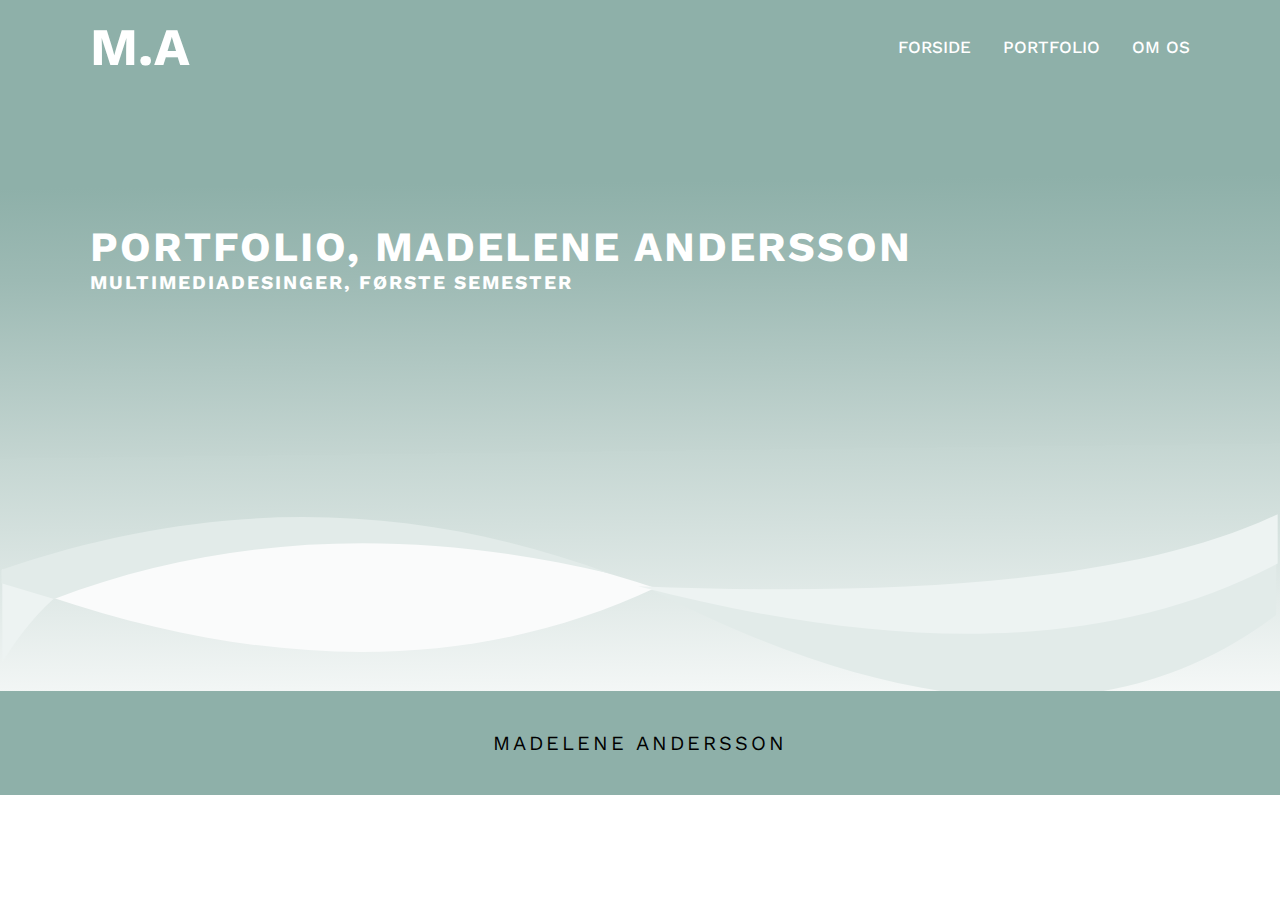
<file: index.html>
<!DOCTYPE html>
<html lang="da">
  <head>
    <meta charset="UTF-8" />
    <meta http-equiv="X-UA-Compatible" content="IE=edge" />
    <meta name="viewport" content="width=device-width, initial-scale=1.0" />
    <title>Forside</title>
    <link rel="stylesheet" href="generel.css" />
    <link rel="stylesheet" href="layout.css" />
    <link rel="preconnect" href="https://fonts.googleapis.com" />
    <link rel="preconnect" href="https://fonts.gstatic.com" crossorigin />
    <link href="https://fonts.googleapis.com/css2?family=Nuosu+SIL&family=Work+Sans:ital,wght@0,100;0,200;0,300;0,400;0,500;0,600;0,700;0,800;0,900;1,100;1,200;1,300;1,400;1,500;1,600;1,700;1,800;1,900&display=swap" rel="stylesheet" />
  </head>
  <body>
    <header>
      <div class="logo">
        <a target="_blank" href="index.html">M.A </a>
      </div>
      <nav class="main-menu">
        <button class="toggle-btn">Menu</button>
        <ul class="nav-links">
          <li><a href="index.html"> Forside</a></li>
          <li><a href="portfolio.html"> Portfolio</a></li>
          <li><a href="om.html"> Om os</a></li>
        </ul>
      </nav>
    </header>
    <main>
      <div class="grid_1">
        <div class="velkommst_text">
          <h2>Portfolio, Madelene Andersson</h2>
          <h3>Multimediadesinger, første semester</h3>
        </div>
      </div>
    </main>
    <script src="index.js"></script>
    <footer>Madelene Andersson</footer>
  </body>
</html>
</file>
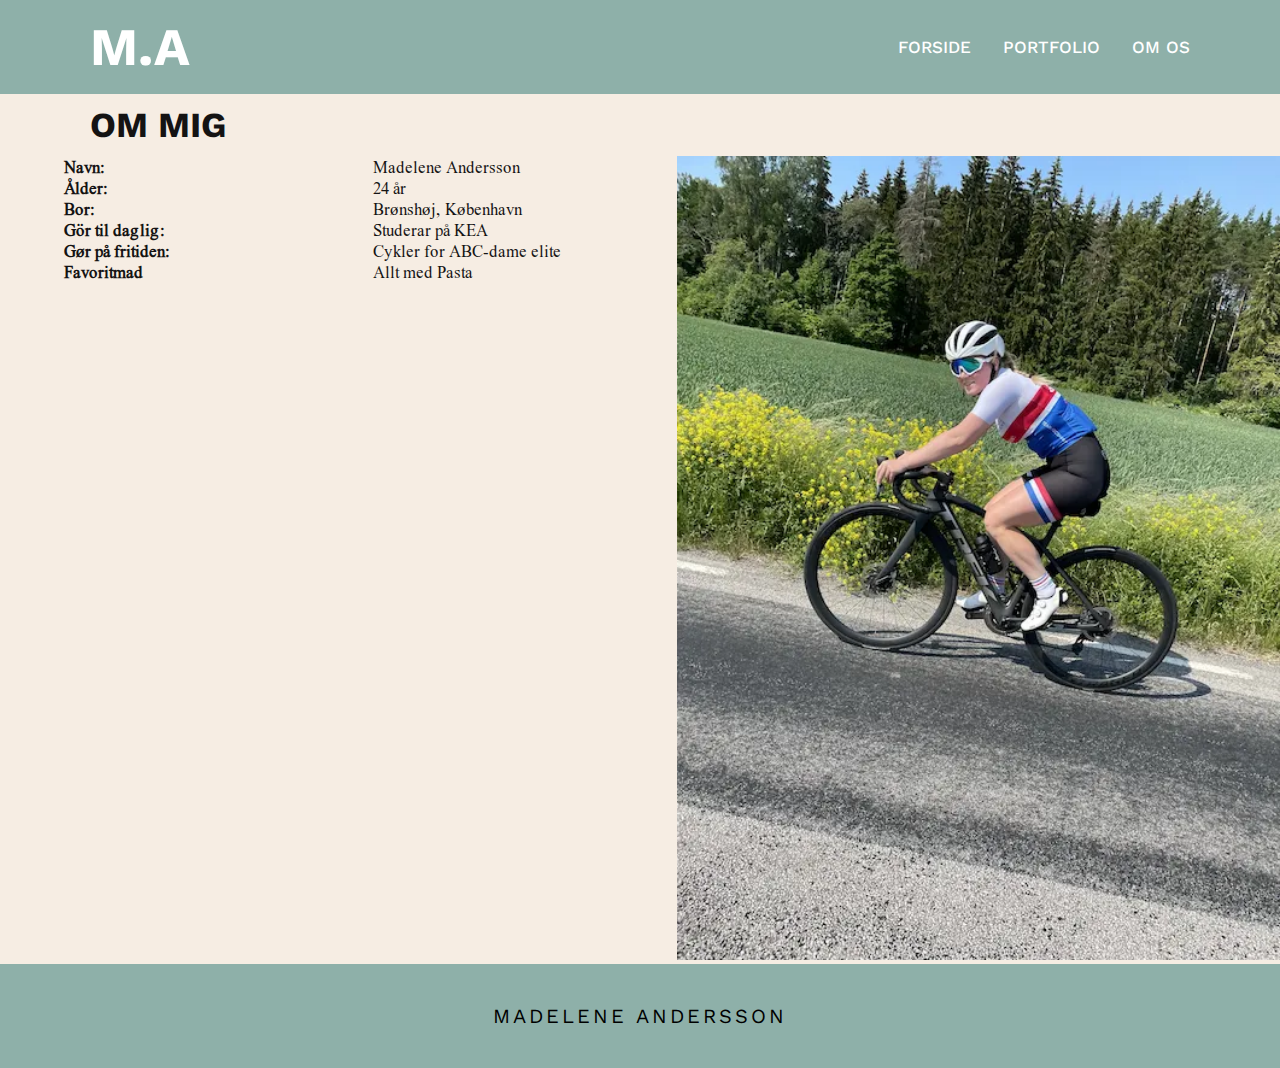
<file: om.html>
<!DOCTYPE html>
<html lang="da">
  <head>
    <meta charset="UTF-8" />
    <meta http-equiv="X-UA-Compatible" content="IE=edge" />
    <meta name="viewport" content="width=device-width, initial-scale=1.0" />
    <title>Forside</title>
    <link rel="stylesheet" href="generel.css" />
    <link rel="stylesheet" href="layout.css" />
    <link rel="preconnect" href="https://fonts.googleapis.com" />
    <link rel="preconnect" href="https://fonts.gstatic.com" crossorigin />
    <link href="https://fonts.googleapis.com/css2?family=Nuosu+SIL&family=Work+Sans:ital,wght@0,100;0,200;0,300;0,400;0,500;0,600;0,700;0,800;0,900;1,100;1,200;1,300;1,400;1,500;1,600;1,700;1,800;1,900&display=swap" rel="stylesheet" />
  </head>
  <body>
    <header>
      <div class="logo">
        <a target="_blank" href="index.html">M.A </a>
      </div>
      <nav class="main-menu">
        <button class="toggle-btn">Menu</button>
        <ul class="nav-links">
          <li><a href="index.html"> Forside</a></li>
          <li><a href="portfolio.html"> Portfolio</a></li>
          <li><a href="om.html"> Om os</a></li>
        </ul>
      </nav>
    </header>
    <main>
      <h1>Om mig</h1>
      <div class="grid_4">
        <div class="col">
          <div class="col-text">
            <h4>Navn:</h4>
            <p>Madelene Andersson</p>
          </div>
          <div class="col-text">
            <h4>Ålder:</h4>
            <p>24 år</p>
          </div>
          <div class="col-text">
            <h4>Bor:</h4>
            <p>Brønshøj, København</p>
          </div>
          <div class="col-text">
            <h4>Gör til daglig:</h4>
            <p>Studerar på KEA</p>
          </div>
          <div class="col-text">
            <h4>Gør på fritiden:</h4>
            <p>Cykler for ABC-dame elite</p>
          </div>
          <div class="col-text">
            <h4>Favoritmad</h4>
            <p>Allt med Pasta</p>
          </div>
        </div>
        <div class="col_bild">
          <img src="bilder/jeg.webp" alt="jeg" />
        </div>
      </div>
    </main>
    <script src="index.js"></script>
    <footer>Madelene Andersson</footer>
  </body>
</html>
</file>
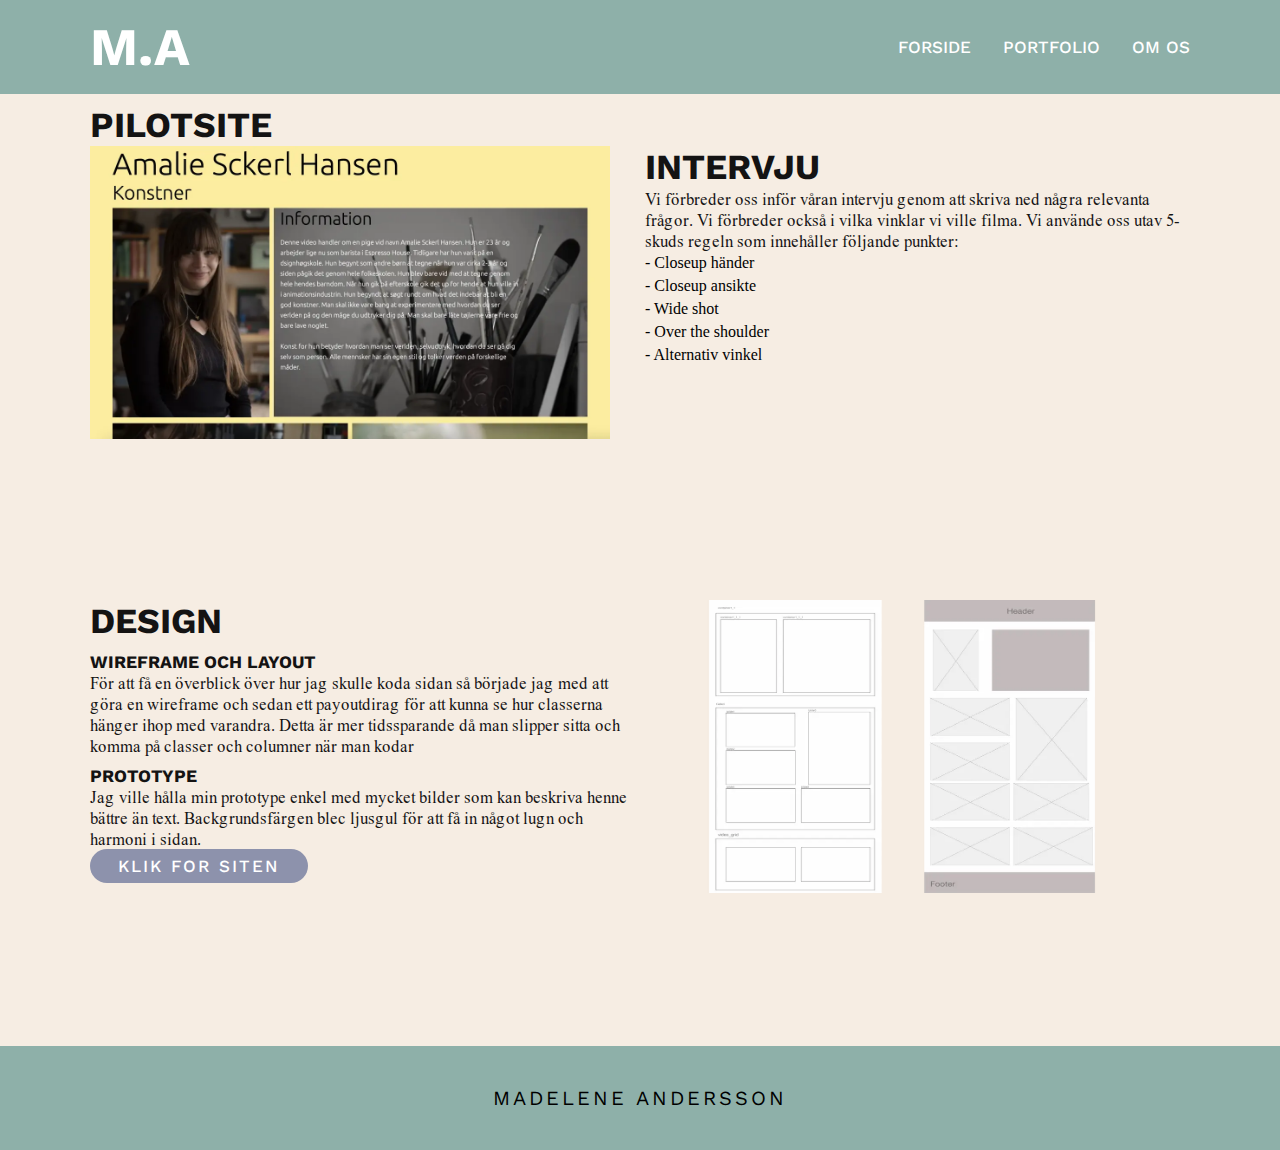
<file: pilotsite.html>
<!DOCTYPE html>
<html lang="da">
  <head>
    <meta charset="UTF-8" />
    <meta http-equiv="X-UA-Compatible" content="IE=edge" />
    <meta name="viewport" content="width=device-width, initial-scale=1.0" />
    <title>Forside</title>
    <link rel="stylesheet" href="generel.css" />
    <link rel="stylesheet" href="layout.css" />
    <link rel="preconnect" href="https://fonts.googleapis.com" />
    <link rel="preconnect" href="https://fonts.gstatic.com" crossorigin />
    <link href="https://fonts.googleapis.com/css2?family=Nuosu+SIL&family=Work+Sans:ital,wght@0,100;0,200;0,300;0,400;0,500;0,600;0,700;0,800;0,900;1,100;1,200;1,300;1,400;1,500;1,600;1,700;1,800;1,900&display=swap" rel="stylesheet" />
  </head>
  <body>
    <header>
      <div class="logo">
        <a target="_blank" href="index.html">M.A </a>
      </div>
      <nav class="main-menu">
        <button class="toggle-btn">Menu</button>
        <ul class="nav-links">
          <li><a href="index.html"> Forside</a></li>
          <li><a href="portfolio.html"> Portfolio</a></li>
          <li><a href="om.html"> Om os</a></li>
        </ul>
      </nav>
    </header>
    <main>
        <h1>pilotsite</h1>
      <div class="grid_3">
        <div class="grid_1_2">
          <div class="col">
            <img src="bilder/forside-tema5-1.webp" alt="tema5-forside" />
          </div>
          <div class="col-flex">
            <h2>intervju</h2>
            
            <p>Vi förbreder oss inför våran intervju genom att skriva ned några relevanta frågor. Vi förbreder också i vilka vinklar vi ville filma. Vi använde oss utav 5-skuds regeln som innehåller följande punkter:
             <ol>
                <ul>- Closeup händer</ul>
                <ul>- Closeup ansikte</ul>
                <ul>- Wide shot</ul>
                <ul>- Over the shoulder</ul>
                <ul>- Alternativ vinkel</ul>
             </ol>
            </p>
           
          </div>

          
        </div>
        <div class="grid_2_1">
          <div class="col">
            <img src="/bilder/tema5-1-wireframe.webp" alt="forside" />
          </div>
          <div class="col-flex">
            <h2>design</h2>
            <h3>wireframe och layout</h3>
            <p>För att få en överblick över hur jag skulle koda sidan så började jag med att göra en wireframe och sedan ett payoutdirag för att kunna se hur classerna hänger ihop med varandra. Detta är mer tidssparande då man slipper sitta och komma på classer och columner när man kodar</p>
            <h3>prototype</h3>
            <p>Jag ville hålla min prototype enkel med mycket bilder som kan beskriva henne bättre än text. Backgrundsfärgen blec ljusgul för att få in något lugn och harmoni i sidan.</p>
            <a class="button" href="http://madelene.dk/kea/05_indhold/pilotsite/index.html">Klik for siten</a>
          </div>
        </div>

        
    </main>
    <script src="index.js"></script>
    <footer>Madelene Andersson</footer>
  </body>
</html>
</file>
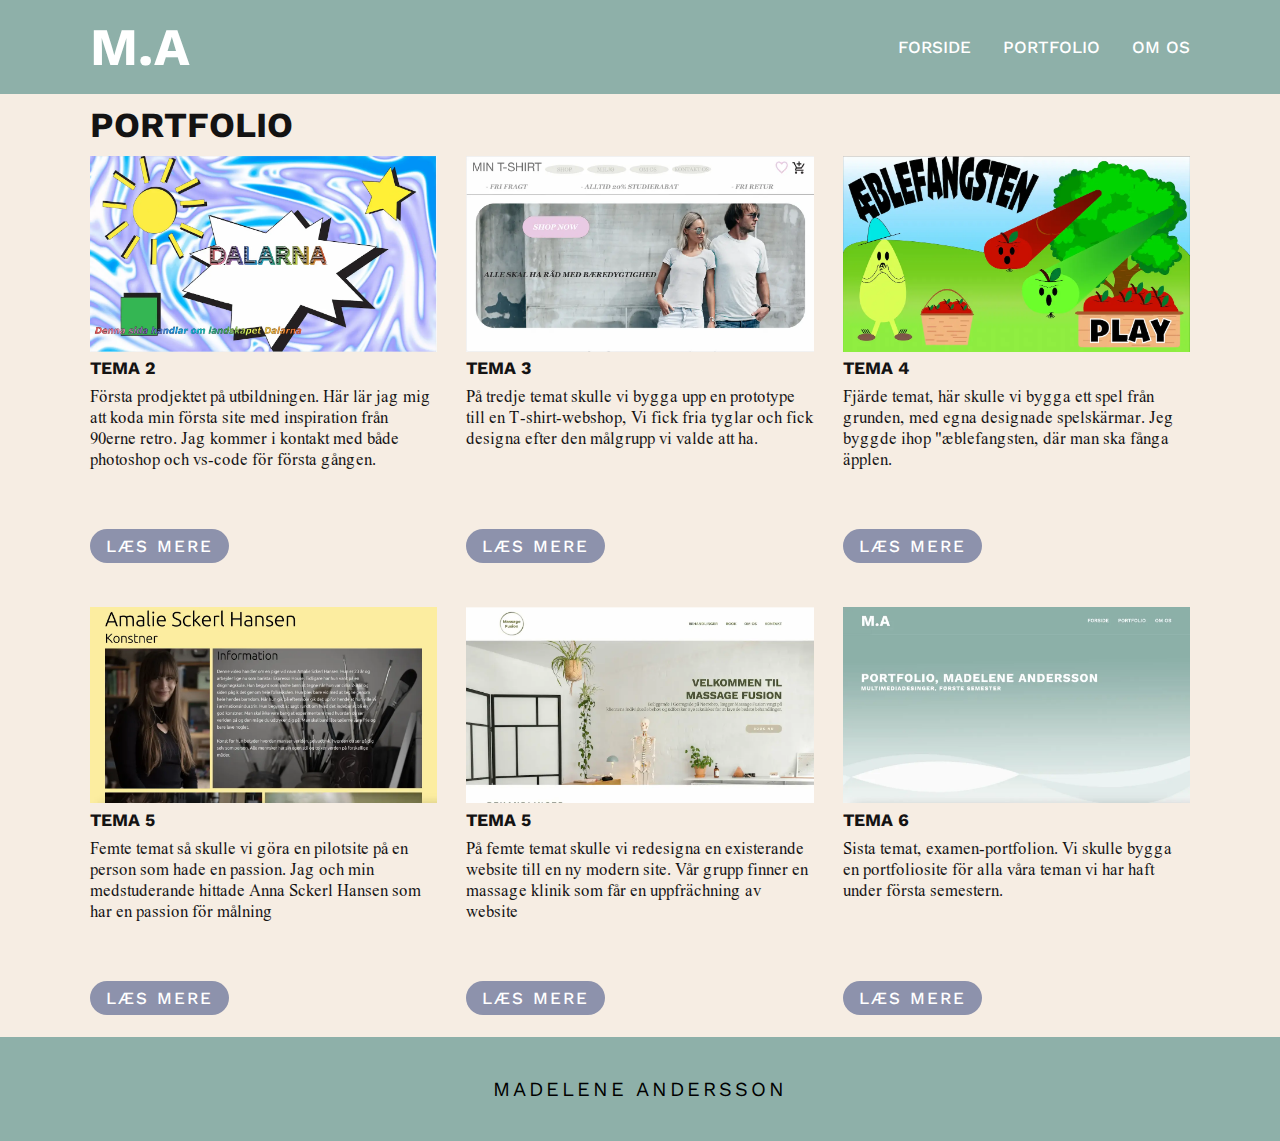
<file: portfolio.html>
<!DOCTYPE html>
<html lang="da">
  <head>
    <meta charset="UTF-8" />
    <meta http-equiv="X-UA-Compatible" content="IE=edge" />
    <meta name="viewport" content="width=device-width, initial-scale=1.0" />
    <title>Forside</title>
    <link rel="stylesheet" href="generel.css" />
    <link rel="stylesheet" href="layout.css" />
    <link rel="preconnect" href="https://fonts.googleapis.com" />
    <link rel="preconnect" href="https://fonts.gstatic.com" crossorigin />
    <link href="https://fonts.googleapis.com/css2?family=Nuosu+SIL&family=Work+Sans:ital,wght@0,100;0,200;0,300;0,400;0,500;0,600;0,700;0,800;0,900;1,100;1,200;1,300;1,400;1,500;1,600;1,700;1,800;1,900&display=swap" rel="stylesheet" />
  </head>
  <body>
    <header>
      <div class="logo">
        <a target="_blank" href="index.html">M.A </a>
      </div>
      <nav class="main-menu">
        <button class="toggle-btn">Menu</button>
        <ul class="nav-links">
          <li><a href="index.html"> Forside</a></li>
          <li><a href="portfolio.html"> Portfolio</a></li>
          <li><a href="om.html"> Om os</a></li>
        </ul>
      </nav>
    </header>
    <main>
      <h1>Portfolio</h1>
      <div class="grid_2">
        <div class="grid_1_1_1">
          <div class="col-flex">
            <img src="bilder/forside-tema2.webp" alt="tema2" />

            <h3>Tema 2</h3>
            <p>Första prodjektet på utbildningen. Här lär jag mig att koda min första site med inspiration från 90erne retro. Jag kommer i kontakt med både photoshop och vs-code för första gången.</p>
            <a class="button" href="responsive_site.html">Læs mere</a>
          </div>
          <div class="col-flex">
            <img src="bilder/forside-tema3.webp" alt="tema3" />

            <h3>Tema 3</h3>
            <p>På tredje temat skulle vi bygga upp en prototype till en T-shirt-webshop, Vi fick fria tyglar och fick designa efter den målgrupp vi valde att ha.</p>

            <a class="button" href="t-shirt.html">Læs mere</a>
          </div>
          <div class="col-flex">
            <img src="bilder/forside-tema4.webp" alt="tema4" />
            <h3>Tema 4</h3>
            <p>Fjärde temat, här skulle vi bygga ett spel från grunden, med egna designade spelskärmar. Jeg byggde ihop "æblefangsten, där man ska fånga äpplen.</p>

            <a class="button" href="spil.html">Læs mere</a>
          </div>
          <div class="col-flex">
            <img src="bilder/forside-tema5-1.webp" alt="tema5-1" />

            <h3>Tema 5</h3>
            <p>Femte temat så skulle vi göra en pilotsite på en person som hade en passion. Jag och min medstuderande hittade Anna Sckerl Hansen som har en passion för målning</p>

            <a class="button" href="pilotsite.html">Læs mere</a>
          </div>
          <div class="col-flex">
            <img src="bilder/forside-tema5-2.webp" alt="tema5-2" />

            <h3>Tema 5</h3>
            <p>På femte temat skulle vi redesigna en existerande website till en ny modern site. Vår grupp finner en massage klinik som får en uppfrächning av website</p>

            <a class="button" href="redesign.html">Læs mere</a>
          </div>
          <div class="col-flex">
            <img src="bilder/forside-tema6.webp" alt="tema6" />

            <h3>Tema 6</h3>
            <p>Sista temat, examen-portfolion. Vi skulle bygga en portfoliosite för alla våra teman vi har haft under första semestern.</p>

            <a class="button" href="portfolio_1.html">Læs mere</a>
          </div>
        </div>
      </div>
    </main>
    <script src="index.js"></script>
    <footer>Madelene Andersson</footer>
  </body>
</html>
</file>
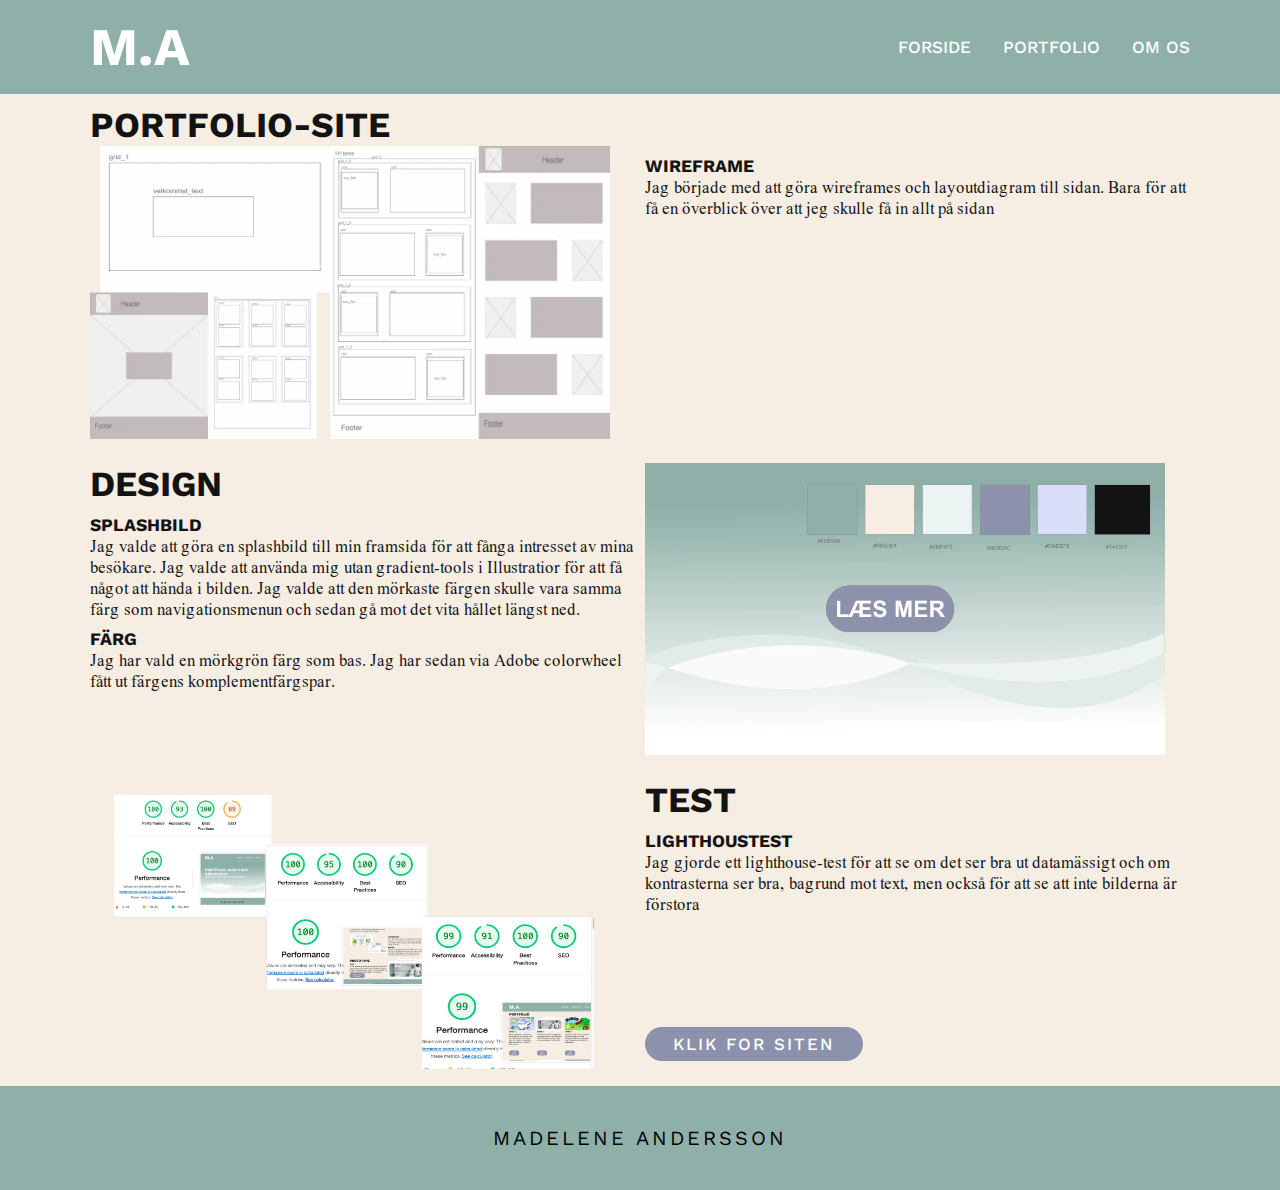
<file: portfolio_1.html>
<!DOCTYPE html>
<html lang="da">
  <head>
    <meta charset="UTF-8" />
    <meta http-equiv="X-UA-Compatible" content="IE=edge" />
    <meta name="viewport" content="width=device-width, initial-scale=1.0" />
    <title>Portfolio-site</title>
    <link rel="stylesheet" href="generel.css" />
    <link rel="stylesheet" href="layout.css" />
    <link rel="preconnect" href="https://fonts.googleapis.com" />
    <link rel="preconnect" href="https://fonts.gstatic.com" crossorigin />
    <link href="https://fonts.googleapis.com/css2?family=Nuosu+SIL&family=Work+Sans:ital,wght@0,100;0,200;0,300;0,400;0,500;0,600;0,700;0,800;0,900;1,100;1,200;1,300;1,400;1,500;1,600;1,700;1,800;1,900&display=swap" rel="stylesheet" />
  </head>
  <body>
    <header>
      <div class="logo">
        <a target="_blank" href="index.html">M.A </a>
      </div>
      <nav class="main-menu">
        <button class="toggle-btn">Menu</button>
        <ul class="nav-links">
          <li><a href="index.html"> Forside</a></li>
          <li><a href="portfolio.html"> Portfolio</a></li>
          <li><a href="om.html"> Om os</a></li>
        </ul>
      </nav>
    </header>
    <main>

      <h1>Portfolio-site</h1>
      <div class="grid_3">
        <div class="grid_1_2">
          <div class="col">
            <img src="bilder/tema6-wireframe.webp" alt="tema6-wireframe" />
          </div>
          <div class="col-flex">
      <h3>Wireframe</h3>
      <p>Jag började med att göra wireframes och layoutdiagram till sidan. Bara för att få en överblick över att jeg skulle få in allt på sidan</p>
    </div>

          
  </div>
  <div class="grid_2_1">
    <div class="col">
      <img src="/bilder/splashbillde-inspo.webp" alt="forside" />
    </div>
  <div class="col-flex">
    <h2>design</h2>
    <h3>Splashbild</h3>
    <p>Jag valde att göra en splashbild till min framsida för att fånga intresset av mina besökare. Jag valde att använda mig utan gradient-tools i Illustratior för att få något att hända i bilden. Jag valde att den mörkaste färgen skulle vara samma färg som navigationsmenun och sedan gå mot det vita hållet längst ned. </p>
    <h3>Färg</h3>
    <p>Jag har vald en mörkgrön färg som bas. Jag har sedan via Adobe colorwheel fått ut färgens komplementfärgspar. 
    </p>
  </div>
</div>

<div class="grid_1_2">
  <div class="col" >
    <img src="bilder/tema6-lighthoustest.webp" alt="tema6-wireframe" />
  </div>
  <div class="col-flex" id="knapp">
    <h2>Test</h2>
<h3>Lighthoustest</h3>
<p>Jag gjorde ett lighthouse-test för att se om det ser bra ut datamässigt och om kontrasterna ser bra, bagrund mot text, men också för att se att inte bilderna är förstora</p>
<a class="button" href="http://madelene.dk/kea/06_portfolio/portfolio/index.html">Klik for siten</a>
</div>

</div>
    </main>
    <script src="index.js"></script>
    <footer>Madelene Andersson</footer>
  </body>
</html>
</file>
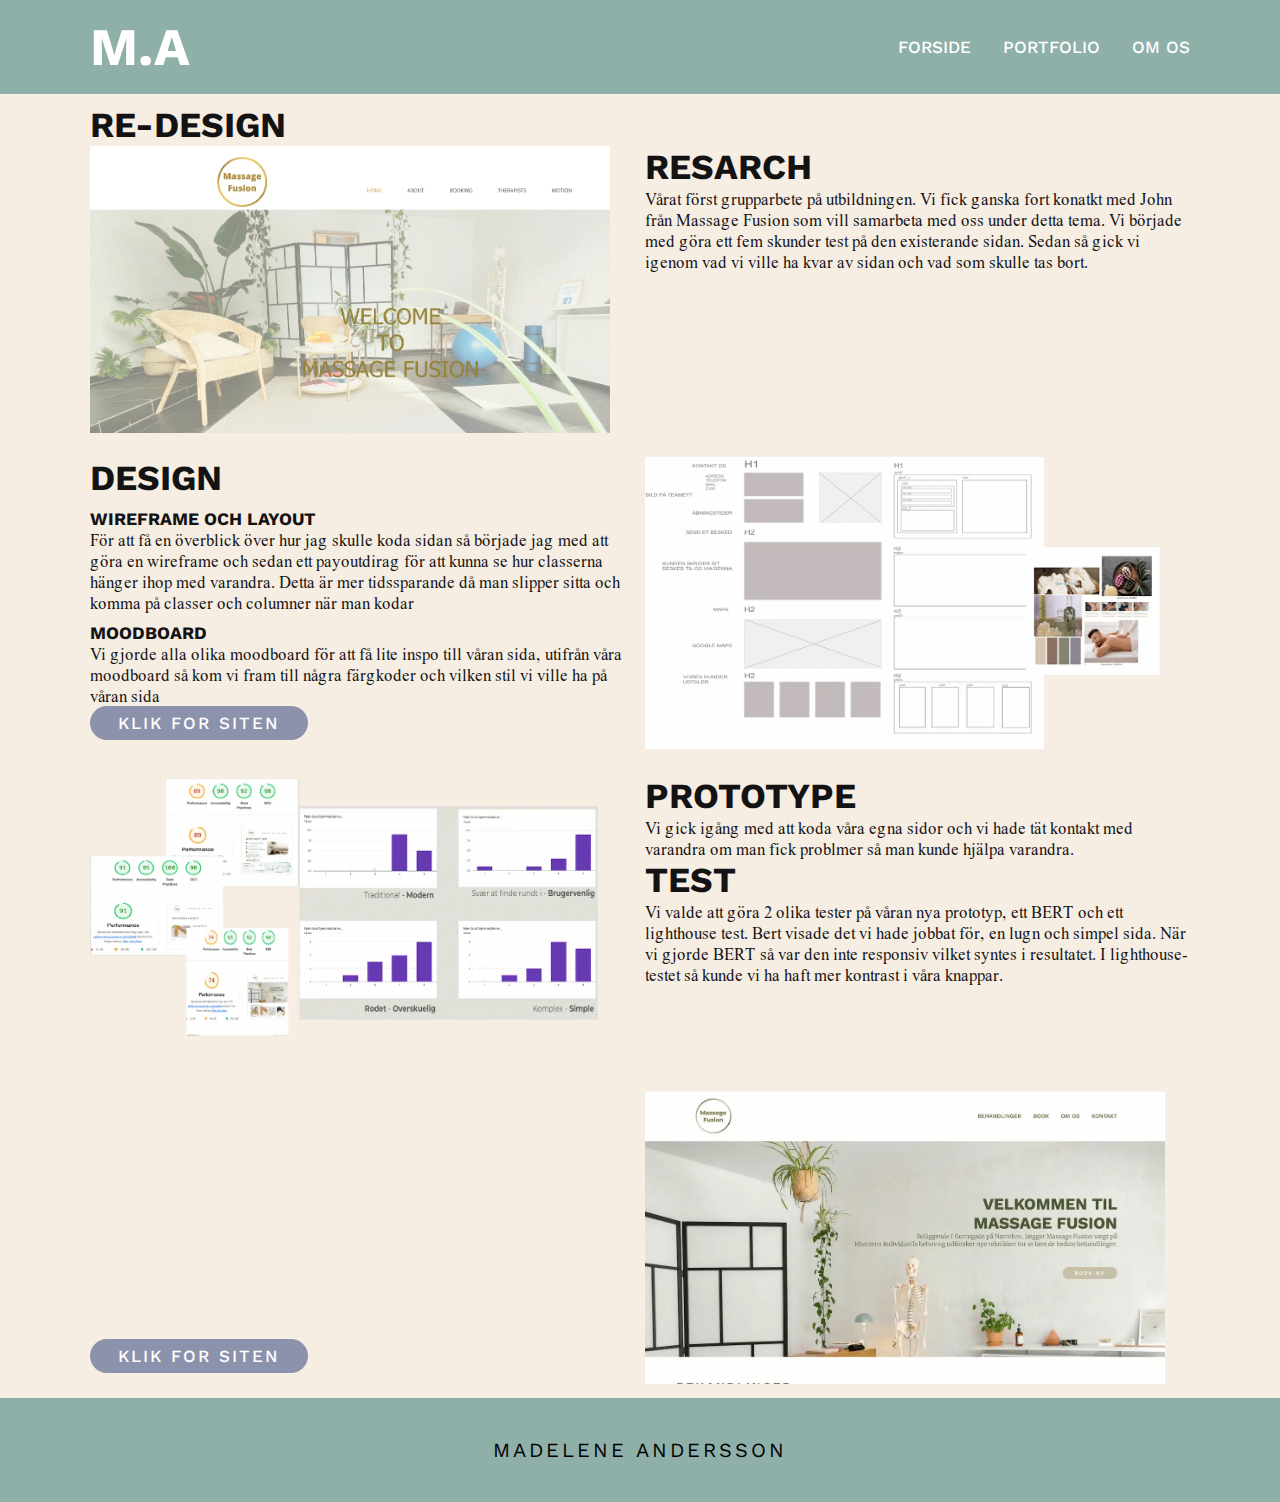
<file: redesign.html>
<!DOCTYPE html>
<html lang="da">
  <head>
    <meta charset="UTF-8" />
    <meta http-equiv="X-UA-Compatible" content="IE=edge" />
    <meta name="viewport" content="width=device-width, initial-scale=1.0" />
    <title>Forside</title>
    <link rel="stylesheet" href="generel.css" />
    <link rel="stylesheet" href="layout.css" />
    <link rel="preconnect" href="https://fonts.googleapis.com" />
    <link rel="preconnect" href="https://fonts.gstatic.com" crossorigin />
    <link href="https://fonts.googleapis.com/css2?family=Nuosu+SIL&family=Work+Sans:ital,wght@0,100;0,200;0,300;0,400;0,500;0,600;0,700;0,800;0,900;1,100;1,200;1,300;1,400;1,500;1,600;1,700;1,800;1,900&display=swap" rel="stylesheet" />
  </head>
  <body>
    <header>
      <div class="logo">
        <a target="_blank" href="index.html">M.A </a>
      </div>
      <nav class="main-menu">
        <button class="toggle-btn">Menu</button>
        <ul class="nav-links">
          <li><a href="index.html"> Forside</a></li>
          <li><a href="portfolio.html"> Portfolio</a></li>
          <li><a href="om.html"> Om os</a></li>
        </ul>
      </nav>
    </header>
    <main>
        <h1>Re-design</h1>
      <div class="grid_3">
        <div class="grid_1_2">
          <div class="col">
            <img src="bilder/massage-fusion.webp" alt="tema5-forside" />
          </div>
          <div class="col-flex">
            <h2>resarch</h2>
            
            <p>Vårat först grupparbete på utbildningen. Vi fick ganska fort konatkt med John från Massage Fusion som vill samarbeta med oss under detta tema. Vi började med göra ett fem skunder test på den existerande sidan. Sedan så gick vi igenom vad vi ville ha kvar av sidan och vad som skulle tas bort.  
            </p>
          </div>

          
        </div>
        <div class="grid_2_1">
          <div class="col">
            <img src="/bilder/tema5-2-wireframe.webp" alt="forside" />
          </div>
          <div class="col-flex">
            <h2>design</h2>
            <h3>Wireframe och layout</h3>
            <p>För att få en överblick över hur jag skulle koda sidan så började jag med att göra en wireframe och sedan ett payoutdirag för att kunna se hur classerna hänger ihop med varandra. Detta är mer tidssparande då man slipper sitta och komma på classer och columner när man kodar</p>
            <h3>moodboard</h3>
            <p>Vi gjorde alla olika moodboard för att få lite inspo till våran sida, utifrån våra moodboard så kom vi fram till några färgkoder och vilken stil vi ville ha på våran sida</p>
            <a class="button" href="https://millemariedesign.dk/kea/05_indhold/massagefusion/index.html">Klik for siten</a>
          </div>
        </div>
          <div class="grid_1_2">
            <div class="col">
              <img src="bilder/tema5-2_test.webp" alt="tema5-forside" />
            </div>
            <div class="col-flex">
              <h2>prototype</h2>
              
              <p>Vi gick igång med att koda våra egna sidor och vi hade tät kontakt med varandra om man fick problmer så man kunde hjälpa varandra. 
              </p>

              <h2>test</h2>
              <p>
                Vi valde att göra 2 olika tester på våran nya prototyp, ett BERT och ett lighthouse test. Bert visade det vi hade jobbat för, en lugn och simpel sida. När vi gjorde BERT så var den inte responsiv vilket syntes i resultatet. I lighthouse-testet så kunde vi ha haft mer kontrast i våra knappar.
              </p>
            </div>
        </div>

        <div class="grid_2_1">
            <div class="col">
              <img src="/bilder/forside-tema5-2.webp" alt="forside" />
            </div>
            <div class="col-flex" id="knapp">
           
              <a class="button" href="https://millemariedesign.dk/kea/05_indhold/massagefusion/index.html">Klik for siten</a>
            </div>
          </div>
    </main>
    <script src="index.js"></script>
    <footer>Madelene Andersson</footer>
  </body>
</html>
</file>
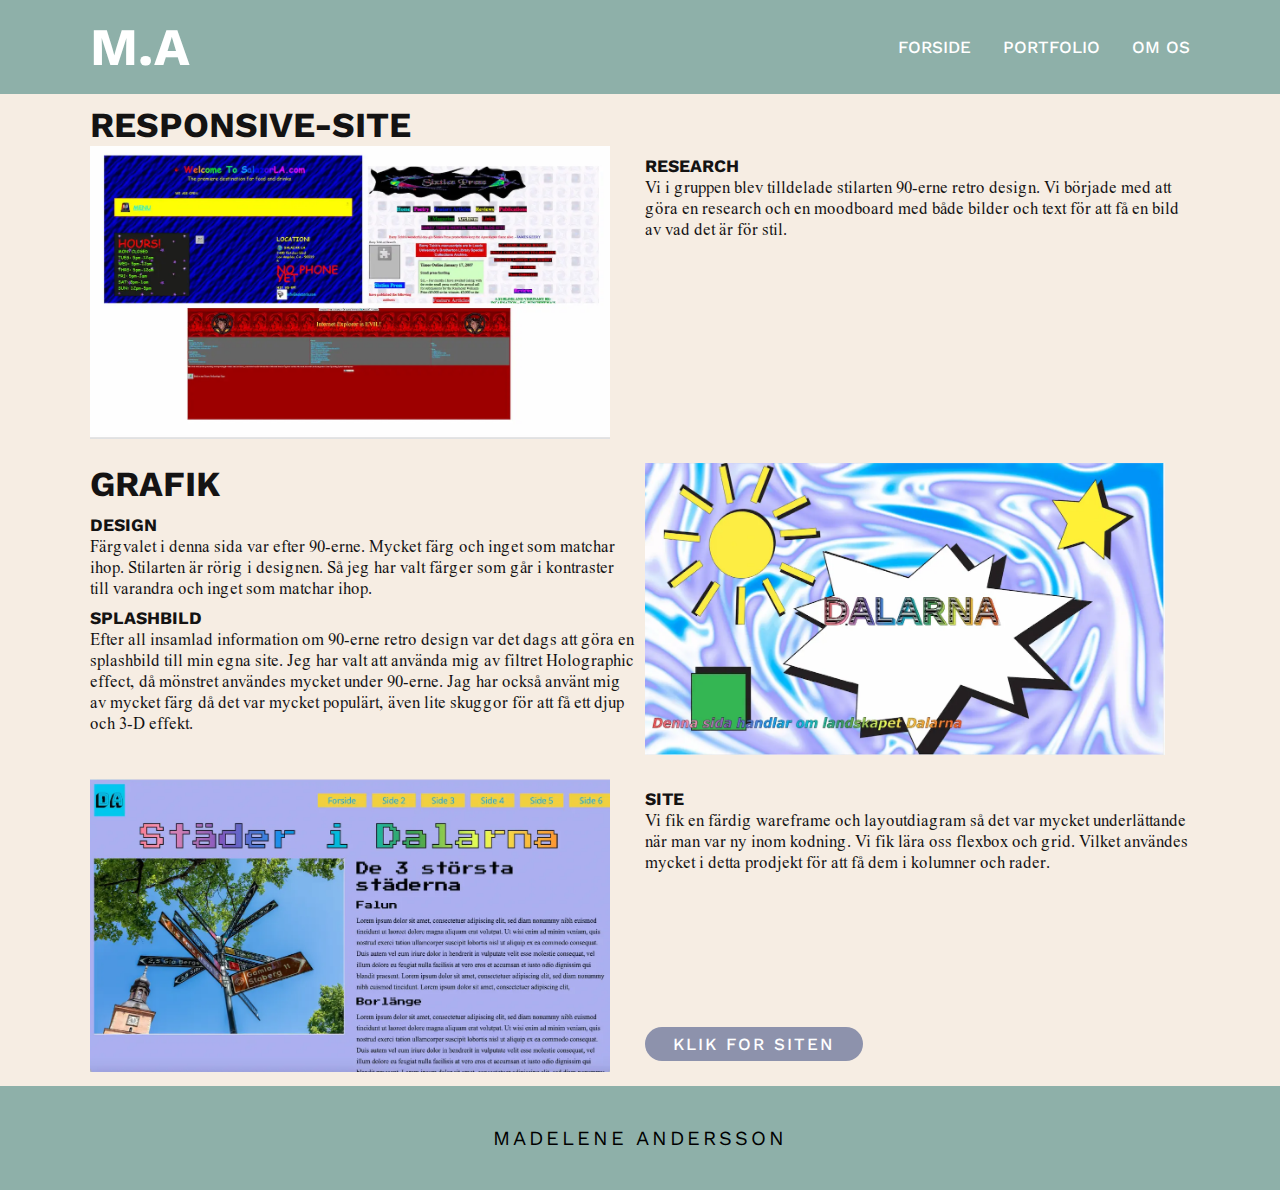
<file: responsive_site.html>
<!DOCTYPE html>
<html lang="da">
  <head>
    <meta charset="UTF-8" />
    <meta http-equiv="X-UA-Compatible" content="IE=edge" />
    <meta name="viewport" content="width=device-width, initial-scale=1.0" />
    <title>Forside</title>
    <link rel="stylesheet" href="generel.css" />
    <link rel="stylesheet" href="layout.css" />
    <link rel="preconnect" href="https://fonts.googleapis.com" />
    <link rel="preconnect" href="https://fonts.gstatic.com" crossorigin />
    <link href="https://fonts.googleapis.com/css2?family=Nuosu+SIL&family=Work+Sans:ital,wght@0,100;0,200;0,300;0,400;0,500;0,600;0,700;0,800;0,900;1,100;1,200;1,300;1,400;1,500;1,600;1,700;1,800;1,900&display=swap" rel="stylesheet" />
  </head>
  <body>
    <header>
      <div class="logo">
        <a target="_blank" href="index.html">M.A </a>
      </div>
      <nav class="main-menu">
        <button class="toggle-btn">Menu</button>
        <ul class="nav-links">
          <li><a href="index.html"> Forside</a></li>
          <li><a href="portfolio.html"> Portfolio</a></li>
          <li><a href="om.html"> Om os</a></li>
        </ul>
      </nav>
    </header>
    <main>
      <h1>Responsive-site</h1>
      <div class="grid_3">
        <div class="grid_1_2">
          <div class="col">
            <img src="/bilder/moodboard.tema2.webp" alt="moodboard" />
          </div>
          <div class="col-flex">
            <h3>research</h3>
            <p>Vi i gruppen blev tilldelade stilarten 90-erne retro design. Vi började med att göra en research och en moodboard med både bilder och text för att få en bild av vad det är för stil.</p>
          </div>
        </div>
        <div class="grid_2_1">
          <div class="col">
            <img src="/bilder/forside-tema2.webp" alt="forside" />
          </div>
          <div class="col-flex">
            <h2>Grafik</h2>
            <h3>Design</h3>
            <p>Färgvalet i denna sida var efter 90-erne. Mycket färg och inget som matchar ihop. Stilarten är rörig i designen. Så jeg har valt färger som går i kontraster till varandra och inget som matchar ihop.</p>
            <h3>Splashbild</h3>
            <p>Efter all insamlad information om 90-erne retro design var det dags att göra en splashbild till min egna site. Jeg har valt att använda mig av filtret Holographic effect, då mönstret användes mycket under 90-erne. Jag har också använt mig av mycket färg då det var mycket populärt, även lite skuggor för att få ett djup och 3-D effekt.</p>
          </div>
        </div>
        <div class="grid_1_2">
          <div class="col">
            <img src="/bilder/tema-2-site.webp" alt="forside" />
          </div>
          <div class="col-flex" id="knapp">
            <h3>Site</h3>
            <p>Vi fik en färdig wareframe och layoutdiagram så det var mycket underlättande när man var ny inom kodning. Vi fik lära oss flexbox och grid. Vilket användes mycket i detta prodjekt för att få dem i kolumner och rader.</p>

            <a class="button" href="http://madelene.dk/kea/02_web/04_responsive/responsive_v2/index.html">Klik for siten</a>
          </div>
        </div>
      </div>
    </main>
    <script src="index.js"></script>
    <footer>Madelene Andersson</footer>
  </body>
</html>
</file>
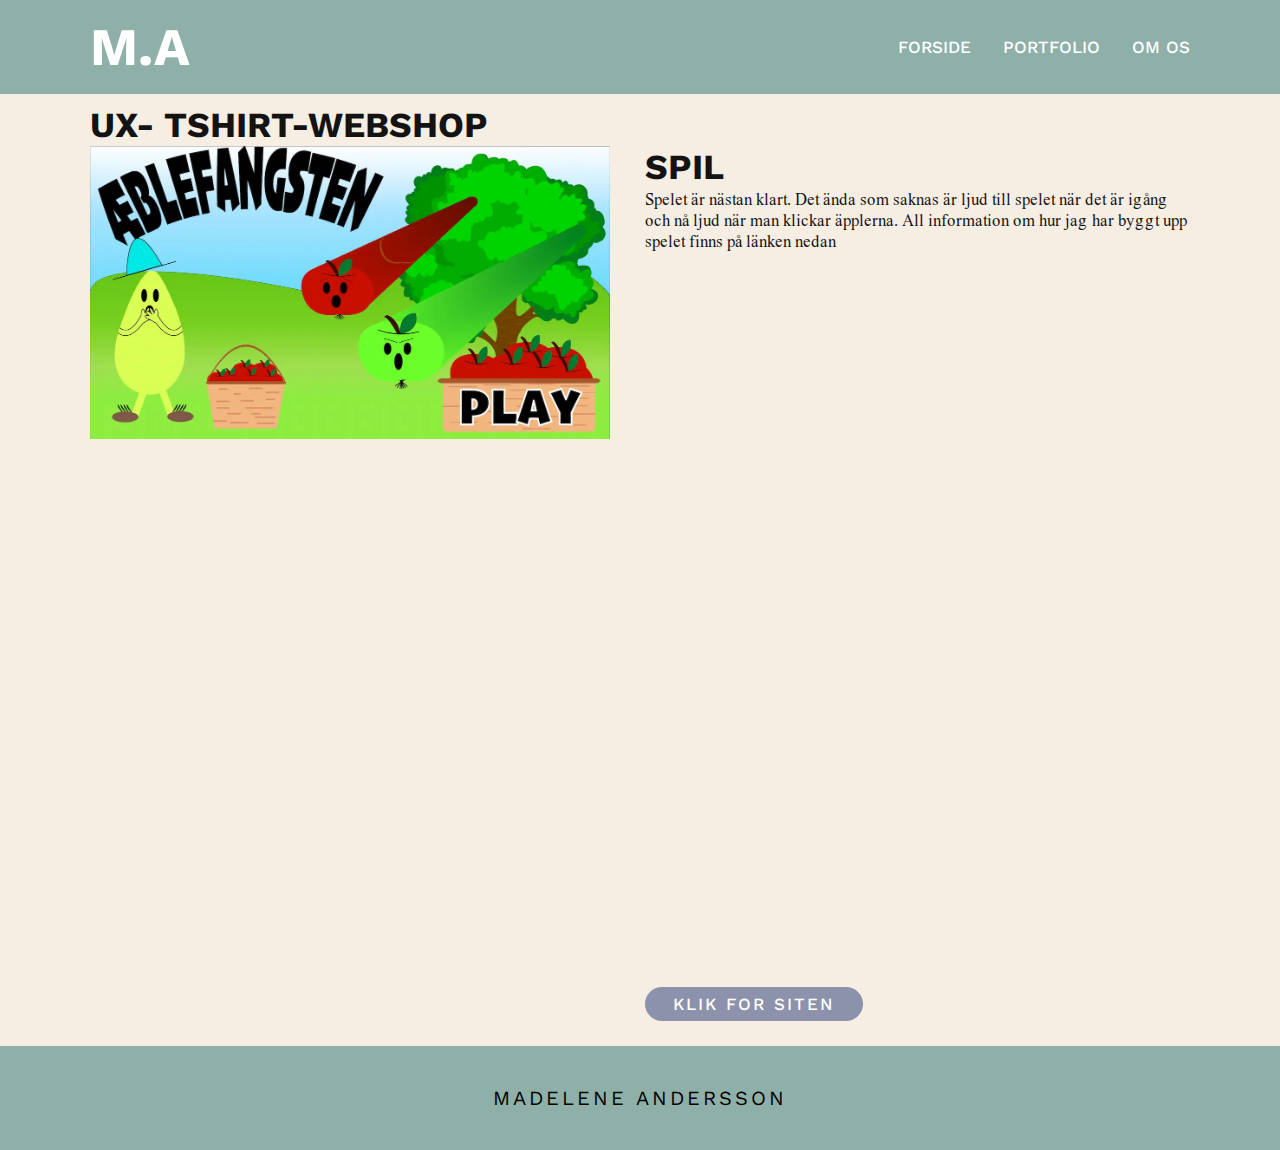
<file: spil.html>
<!DOCTYPE html>
<html lang="da">
  <head>
    <meta charset="UTF-8" />
    <meta http-equiv="X-UA-Compatible" content="IE=edge" />
    <meta name="viewport" content="width=device-width, initial-scale=1.0" />
    <title>Forside</title>
    <link rel="stylesheet" href="generel.css" />
    <link rel="stylesheet" href="layout.css" />
    <link rel="preconnect" href="https://fonts.googleapis.com" />
    <link rel="preconnect" href="https://fonts.gstatic.com" crossorigin />
    <link href="https://fonts.googleapis.com/css2?family=Nuosu+SIL&family=Work+Sans:ital,wght@0,100;0,200;0,300;0,400;0,500;0,600;0,700;0,800;0,900;1,100;1,200;1,300;1,400;1,500;1,600;1,700;1,800;1,900&display=swap" rel="stylesheet" />
  </head>
  <body>
    <header>
      <div class="logo">
        <a target="_blank" href="index.html">M.A </a>
      </div>
      <nav class="main-menu">
        <button class="toggle-btn">Menu</button>
        <ul class="nav-links">
          <li><a href="index.html"> Forside</a></li>
          <li><a href="portfolio.html"> Portfolio</a></li>
          <li><a href="om.html"> Om os</a></li>
        </ul>
      </nav>
    </header>
    <main>
        <h1>UX- Tshirt-webshop</h1>
      <div class="grid_3">
        <div class="grid_1_2">
          <div class="col">
            <img src="bilder/forside-tema4.webp" alt="tema4-forside" />
          </div>
          <div class="col-flex" id="knapp">
            <h2>Spil</h2>
            
            <p>Spelet är nästan klart. Det ända som saknas är ljud till spelet när det är igång och nå ljud när man klickar äpplerna. All information om hur jag har byggt upp spelet finns på länken nedan </p>
            <a class="button" href="https://madelene.dk/kea/04_animation/spil/assets.html">Klik for siten</a>
          </div>
        </div>
       
    </main>
    <script src="index.js"></script>
    <footer>Madelene Andersson</footer>
  </body>
</html>
</file>
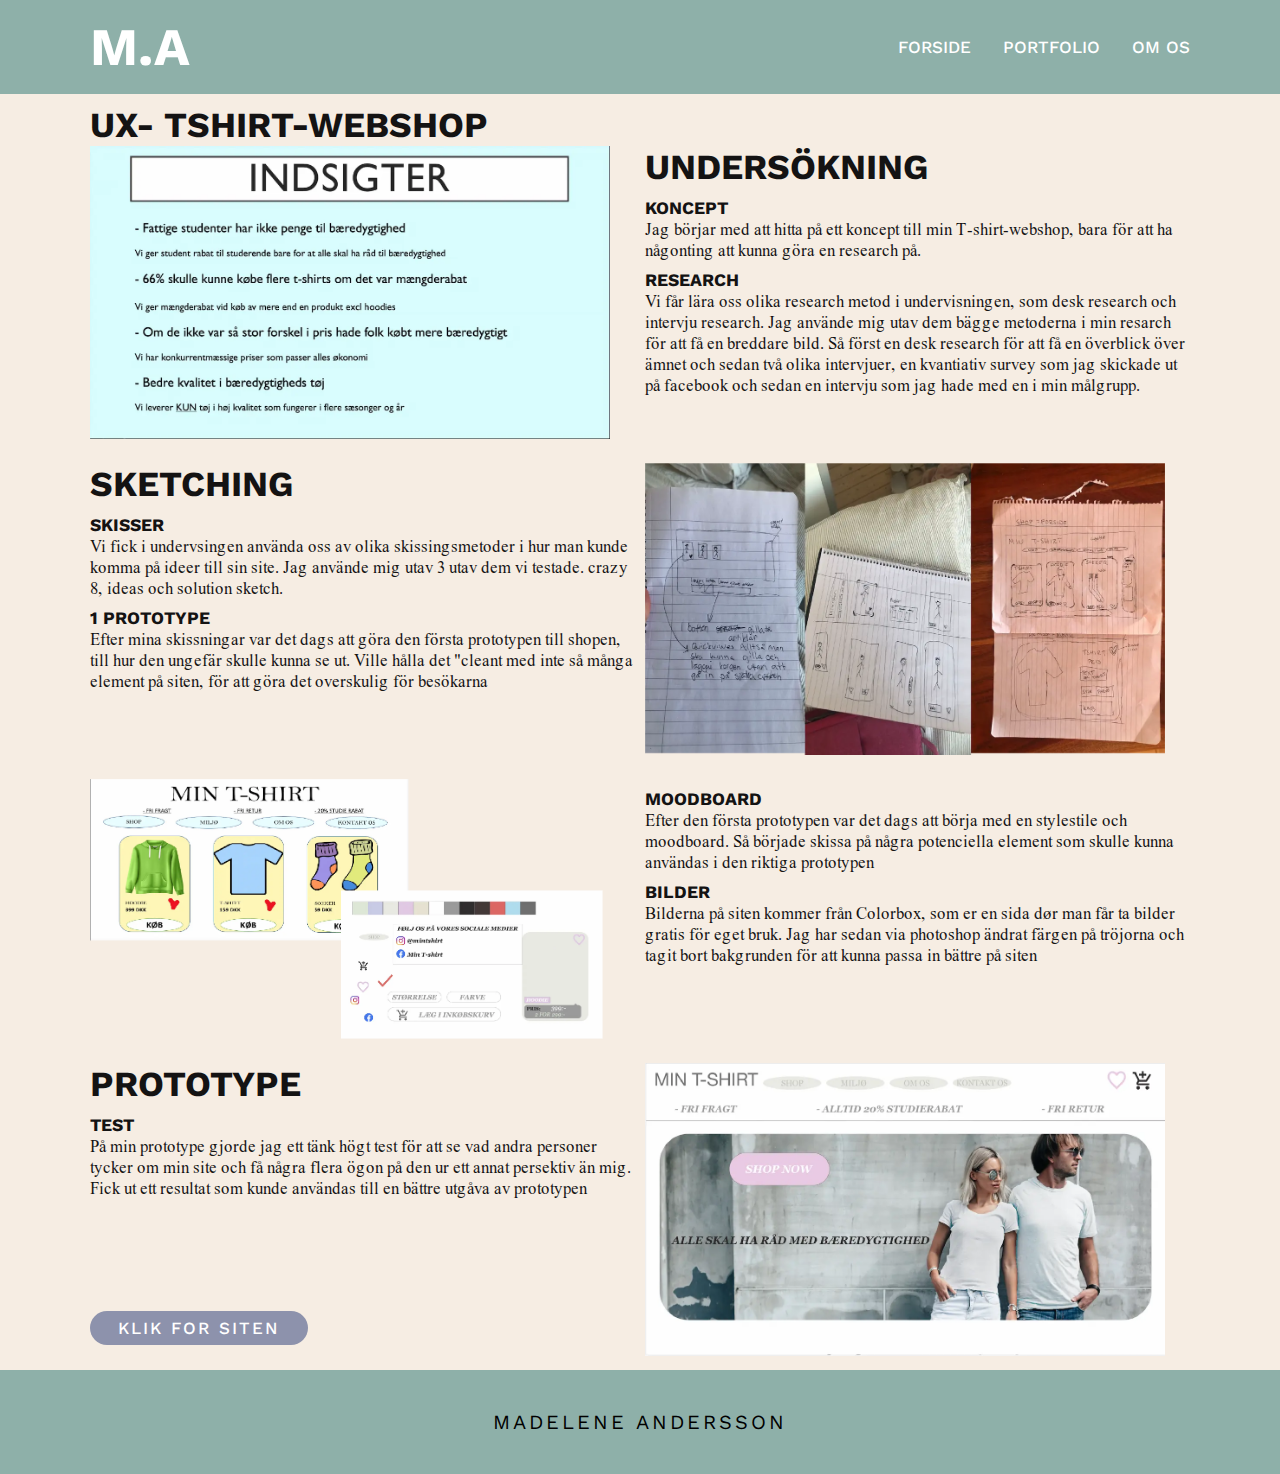
<file: t-shirt.html>
<!DOCTYPE html>
<html lang="da">
  <head>
    <meta charset="UTF-8" />
    <meta http-equiv="X-UA-Compatible" content="IE=edge" />
    <meta name="viewport" content="width=device-width, initial-scale=1.0" />
    <title>Forside</title>
    <link rel="stylesheet" href="generel.css" />
    <link rel="stylesheet" href="layout.css" />
    <link rel="preconnect" href="https://fonts.googleapis.com" />
    <link rel="preconnect" href="https://fonts.gstatic.com" crossorigin />
    <link href="https://fonts.googleapis.com/css2?family=Nuosu+SIL&family=Work+Sans:ital,wght@0,100;0,200;0,300;0,400;0,500;0,600;0,700;0,800;0,900;1,100;1,200;1,300;1,400;1,500;1,600;1,700;1,800;1,900&display=swap" rel="stylesheet" />
  </head>
  <body>
    <header>
      <div class="logo">
        <a target="_blank" href="index.html">M.A </a>
      </div>
      <nav class="main-menu">
        <button class="toggle-btn">Menu</button>
        <ul class="nav-links">
          <li><a href="index.html"> Forside</a></li>
          <li><a href="portfolio.html"> Portfolio</a></li>
          <li><a href="om.html"> Om os</a></li>
        </ul>
      </nav>
    </header>
    <main>
      <h1>UX- Tshirt-webshop</h1>
      <div class="grid_3">
        <div class="grid_1_2">
          <div class="col">
            <img src="bilder/tema3-insigter.webp" alt="tema3-insigter" />
          </div>
          <div class="col-flex">
            <h2>Undersökning</h2>
            <h3>koncept</h3>
            <p>Jag börjar med att hitta på ett koncept till min T-shirt-webshop, bara för att ha någonting att kunna göra en research på.</p>
            <h3>research</h3>
            <p>Vi får lära oss olika research metod i undervisningen, som desk research och intervju research. Jag använde mig utav dem bägge metoderna i min resarch för att få en breddare bild. Så först en desk research för att få en överblick över ämnet och sedan två olika intervjuer, en kvantiativ survey som jag skickade ut på facebook och sedan en intervju som jag hade med en i min målgrupp.</p>
          </div>
        </div>
        <div class="grid_2_1">
          <div class="col">
            <img src="/bilder/tema3-ideer.webp" alt="tema3-ideer" />
          </div>
          <div class="col-flex">
            <h2>Sketching</h2>
            <h3>skisser</h3>
            <p>Vi fick i undervsingen använda oss av olika skissingsmetoder i hur man kunde komma på ideer till sin site. Jag använde mig utav 3 utav dem vi testade. crazy 8, ideas och solution sketch.</p>
            <h3>1 prototype</h3>
            <p>Efter mina skissningar var det dags att göra den första prototypen till shopen, till hur den ungefär skulle kunna se ut. Ville hålla det "cleant med inte så många element på siten, för att göra det overskulig för besökarna</p>
          </div>
        </div>
        <div class="grid_1_2">
          <div class="col">
            <img src="/bilder/tema3-moodboard.png" alt="moodboard" />
          </div>
          <div class="col-flex">
            <h3>Moodboard</h3>
            <p>Efter den första prototypen var det dags att börja med en stylestile och moodboard. Så började skissa på några potenciella element som skulle kunna användas i den riktiga prototypen</p>
            <h3>Bilder</h3>
            <p>Bilderna på siten kommer från Colorbox, som er en sida dør man får ta bilder gratis för eget bruk. Jag har sedan via photoshop ändrat färgen på tröjorna och tagit bort bakgrunden för att kunna passa in bättre på siten</p>
          </div>
        </div>

        <div class="grid_2_1">
          <div class="col">
            <img src="/bilder/forside-tema3.webp" alt="tema3-ideer" />
          </div>
          <div class="col-flex" id="knapp">
            <h2>prototype</h2>

            <h3>test</h3>
            <p>På min prototype gjorde jag ett tänk högt test för att se vad andra personer tycker om min site och få några flera ögon på den ur ett annat persektiv än mig. Fick ut ett resultat som kunde användas till en bättre utgåva av prototypen</p>

            <a class="button" href="https://xd.adobe.com/view/26a05bfc-80ca-47e8-bf76-7319dc182141-73f3/">Klik for siten</a>
          </div>
        </div>
      </div>
    </main>
    <script src="index.js"></script>
    <footer>Madelene Andersson</footer>
  </body>
</html>
</file>
<file: generel.css>
* {
  all: unset;
  display: revert;
  cursor: revert;
  box-sizing: border-box;
}

main {
  background-color: #f6ede3;
}
main img {
  width: 100%;
}

h1 {
  font-family: "Work Sans", sans-serif;
  font-weight: bold;
  color: #141313;
  text-transform: uppercase;
  font-size: 220%;
  margin-inline: 7%;
  padding-top: 10px;
}

h2 {
  font-family: "Work Sans", sans-serif;
  font-weight: bold;
  color: #141313;
  text-transform: uppercase;
  font-size: 220%;
}

h3 {
  font-family: "Work Sans", sans-serif;
  font-weight: bold;
  color: #141313;
  text-transform: uppercase;
  font-size: 110%;
}
h4 {
  font-family: "Nuosu SIL", serif;
  color: #141313;
  font-weight: bold;
}
p {
  font-family: "Nuosu SIL", serif;
  color: #141313;
}
.logo a {
  text-align: center;
  font-weight: bold;
  text-transform: uppercase;
  font-size: 330%;
  font-family: "Work Sans", sans-serif;
}

header {
  display: flex;
  justify-content: space-between;
  align-items: center;
  padding: 16px 7%;
  box-shadow: 0 12px 50px 0 #f8f7f7e1;
  flex-wrap: wrap;
  background-color: #8eb0a9;
}

.nav-links {
  display: flex;
  gap: 2rem;
  list-style: none;
}

.nav-links li a {
  transition: all 0.3s ease 0s;
}

.nav-links li a:hover {
  color: #ebf3f2;
}

li,
a {
  font-size: 17px;
  font-weight: 500;
  text-decoration: none;
  color: white;
  font-family: "Work Sans", sans-serif;
  text-transform: uppercase;
}

.button {
  font-family: "Work Sans", sans-serif;
  font-weight: 500;
  text-transform: uppercase;
  text-align: center;
  border-radius: 20px 20px 20px 20px;
  border: none;
  padding-block: 7px;
  padding-inline: 10px;
  letter-spacing: 2px;
  background-color: #8d92ac;
  color: white;
  width: 40%;
}

footer {
  font-family: "Work Sans", sans-serif;
  font-size: 20px;
  background-color: #8eb0a9;
  padding: 40px;
  text-align: center;
  text-transform: uppercase;
  letter-spacing: 3px;
}

.toggle-btn {
  font-size: 17px;
  font-weight: 500;
  text-decoration: none;
  color: white;
  font-family: "Work Sans", sans-serif;
  text-transform: uppercase;

  display: none;
}

@media (max-width: 600px) {
  /*Burgermenu */
  .main-menu {
    display: contents;
    text-align: right;
  }

  .toggle-btn {
    display: block;
  }

  .main-menu ul {
    display: none;
  }

  .main-menu.shown ul {
    border-top: 1.5px solid #000000;
    margin-top: 5%;
    padding-top: 1rem;
    display: flex;
    flex: 1 1 100%;
    flex-flow: column;
  }
}
</file>
<file: layout.css>
.grid_1 {
  background-image: url("bilder/splash.svg");
  background-size: cover;

  padding-bottom: 31%;
}

.velkommst_text {
  padding-left: 7%;
  padding-top: 10%;
}

.velkommst_text h2 {
  font-size: 260%;
  letter-spacing: 2px;
  color: white;
}

.velkommst_text h3 {
  font-size: 120%;
  letter-spacing: 2px;
  color: white;
}

.grid_2 {
  margin-top: 10px;
  margin-inline: 7%;
  padding-bottom: 7px;
}

.grid_2 img {
  width: 100%;
}

.grid_2 h2 {
  margin-bottom: 10px;
}

.grid_1_1_1 {
  display: grid;
}

.grid_2 h3 {
  margin-block: 2%;
}

.grid_2 p {
  margin-bottom: 60px;
}
.col-flex {
  display: flex;
  flex-flow: column;
  margin-bottom: 15px;
}
.grid_2 .col-flex :last-child {
  margin-top: auto;
}

.grid_3 {
  margin-inline: 7%;
  gap: 20px;
  display: grid;
  min-height: 100vh;
  padding-bottom: 10px;
}

.grid_3 img {
  border-radius: 10px;
}

.grid_3 h3 {
  padding-top: 10px;
}

.grid_2_1 .col {
  order: 1;
}

.grid_3 #knapp :last-child {
  margin-top: auto;
}
ol {
  margin-top: 3px;
  gap: 5px;
  display: flex;
  flex-flow: column;
}

.grid_4 {
  margin-top: 10px;
}

.grid_4 .col-text {
  display: grid;
  grid-template-columns: 1fr 1fr;
  gap: 15px;
  font-size: 16zpx;
}

@media (min-width: 600px) {
  .grid_1_1_1 {
    grid-template-columns: 1fr 1fr;
    gap: 20px;
  }

  .grid_4 {
    display: grid;
    grid-template-columns: 1fr 1fr;
    gap: 10px;
    margin-left: 5%;
  }
}

@media (min-width: 750px) {
  .grid_3 .col {
    max-width: 65ch;
  }

  .grid_1_2 {
    display: grid;
    grid-template-columns: 1fr 1fr;
    gap: 10px;
  }

  .grid_2_1 {
    display: grid;
    grid-template-columns: 1fr 1fr;
    gap: 10px;
  }
}

@media (min-width: 900px) {
  .grid_1_1_1 {
    grid-template-columns: 1fr 1fr 1fr;
    gap: 29px;
  }
}
</file>
